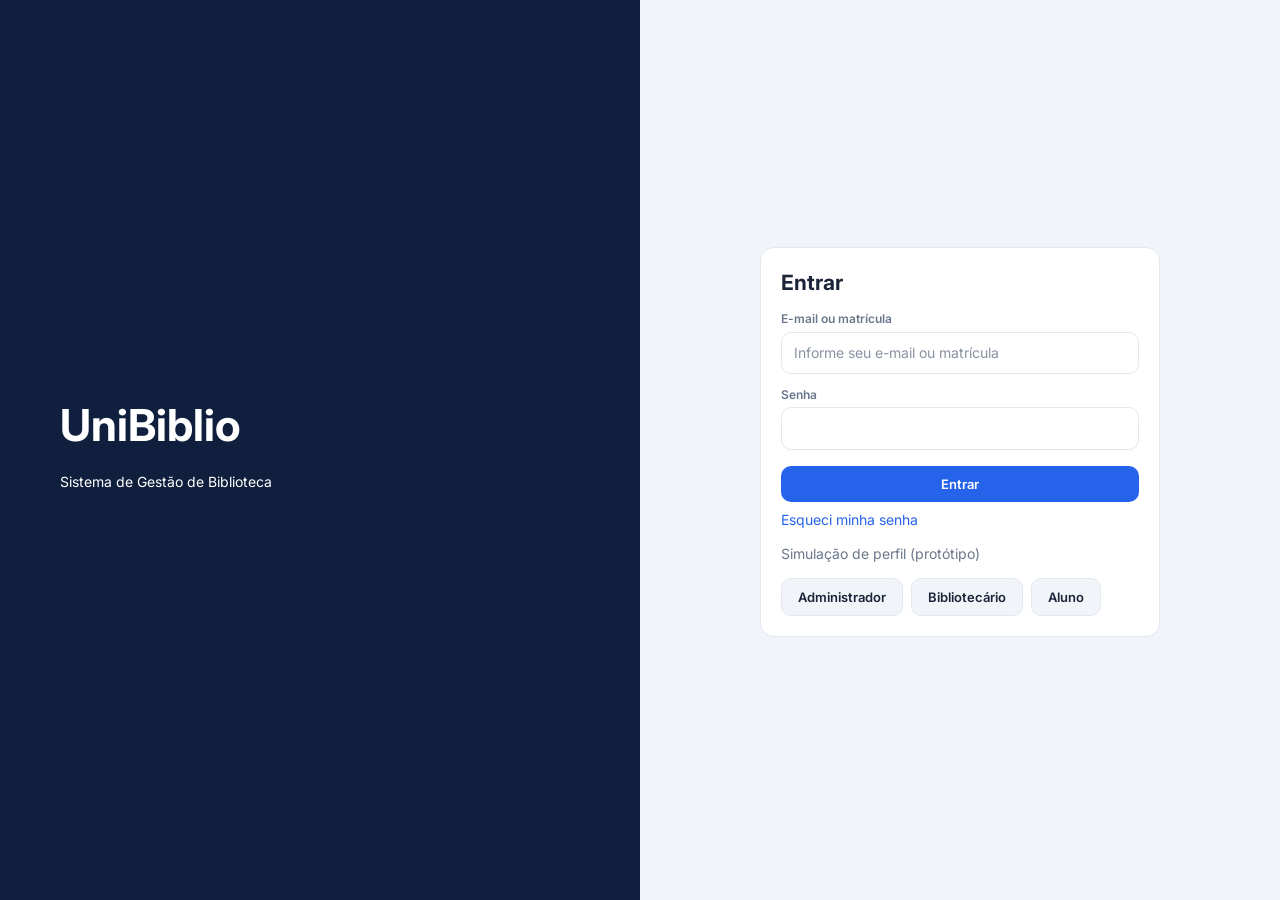
<file: unibiblio/bibliosys-limpo/index.html>
<!DOCTYPE html>
<html lang="pt-BR">
<head>
<meta charset="utf-8">
<title>Entrar - UniBiblio</title>
<meta name="viewport" content="width=device-width, initial-scale=1">
<link href="https://fonts.googleapis.com/css2?family=Inter:wght@400;500;600;700&display=swap" rel="stylesheet">
<link rel="stylesheet" href="style.css">
</head>
<body>
<div class="lg">
  <div class="hero"><h1>UniBiblio</h1><p>Sistema de Gestão de Biblioteca</p></div>
  <div class="lc">
    <div class="card">
      <h2>Entrar</h2>
      <label>E-mail ou matrícula</label>
      <input id="u" placeholder="Informe seu e-mail ou matrícula">
      <label>Senha</label>
      <input id="pw" type="password">
      <button class="btn go" onclick="entrar()">Entrar</button>
      <a href="esqueci-senha.html">Esqueci minha senha</a>
      <p class="mu">Simulação de perfil (protótipo)</p>
      <div class="qa">
        <a class="btn s" href="inicio.html">Administrador</a>
        <a class="btn s" href="inicio.html">Bibliotecário</a>
        <a class="btn s" href="minha-area.html">Aluno</a>
      </div>
    </div>
  </div>
</div>
<script src="script.js"></script>
</body>
</html>
</file>
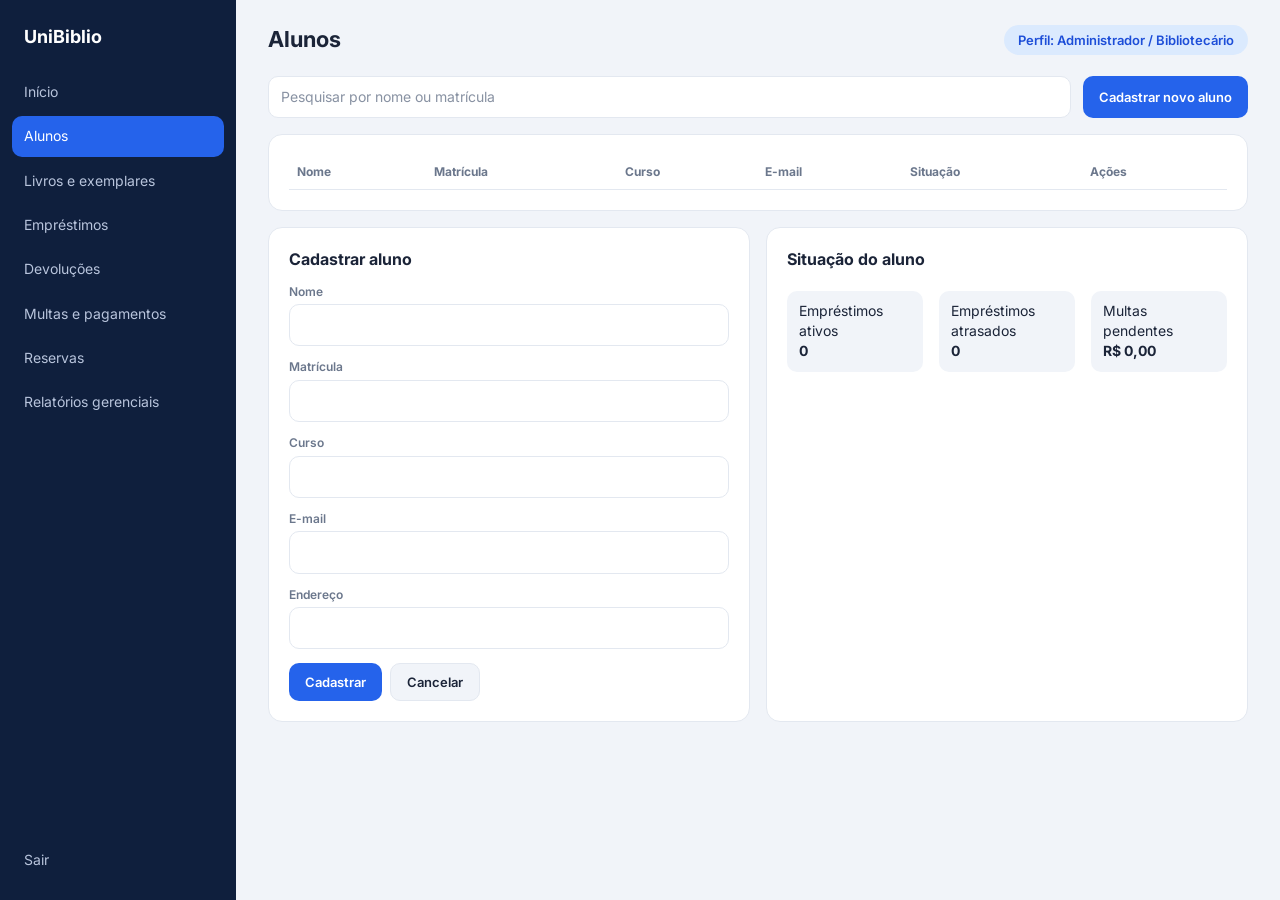
<file: unibiblio/bibliosys-limpo/alunos.html>
<!DOCTYPE html>
<html lang="pt-BR">
<head>
<meta charset="utf-8">
<title>Alunos - UniBiblio</title>
<meta name="viewport" content="width=device-width, initial-scale=1">
<link href="https://fonts.googleapis.com/css2?family=Inter:wght@400;500;600;700&display=swap" rel="stylesheet">
<link rel="stylesheet" href="style.css">
</head>
<body>
<div class="app">
  <nav class="side">
    <div class="brand">UniBiblio</div>
    <a href="inicio.html">Início</a>
    <a href="alunos.html" class="on">Alunos</a>
    <a href="livros.html">Livros e exemplares</a>
    <a href="emprestimos.html">Empréstimos</a>
    <a href="devolucoes.html">Devoluções</a>
    <a href="multas.html">Multas e pagamentos</a>
    <a href="reservas.html">Reservas</a>
    <a href="relatorios.html">Relatórios gerenciais</a>
    <a class="out" href="index.html">Sair</a>
  </nav>
  <main class="main">
    <div class="top"><h1>Alunos</h1><span class="role">Perfil: Administrador / Bibliotecário</span></div>
    <div class="bar">
      <input placeholder="Pesquisar por nome ou matrícula" oninput="filtrar(this,'ta')">
      <button class="btn" onclick="aviso('Preencha o formulário abaixo')">Cadastrar novo aluno</button>
    </div>
    <div class="card">
  <div class="tw"><table id="ta">
    <thead><tr><th>Nome</th><th>Matrícula</th><th>Curso</th><th>E-mail</th><th>Situação</th><th>Ações</th></tr></thead>
    <tbody>
      <!-- registros inseridos a partir do banco de dados -->
    </tbody>
  </table></div>
    </div>
    <div class="g2">
      <div class="card">
        <h3>Cadastrar aluno</h3>
        <label>Nome</label><input id="fn">
        <label>Matrícula</label><input id="fm">
        <label>Curso</label><input id="fc">
        <label>E-mail</label><input id="fe">
        <label>Endereço</label><input id="fa">
        <div class="qa" style="margin-top:14px">
          <button class="btn" onclick="aviso('Aluno salvo')">Cadastrar</button>
          <button class="btn s" onclick="aviso('Cancelado')">Cancelar</button>
        </div>
      </div>
      <div class="card">
        <h3>Situação do aluno</h3>
        <div class="g3">
          <div class="mini">Empréstimos ativos<br><b>0</b></div>
          <div class="mini">Empréstimos atrasados<br><b>0</b></div>
          <div class="mini">Multas pendentes<br><b>R$ 0,00</b></div>
        </div>
      </div>
    </div>
  </main>
</div>
<script src="script.js"></script>
</body>
</html>
</file>
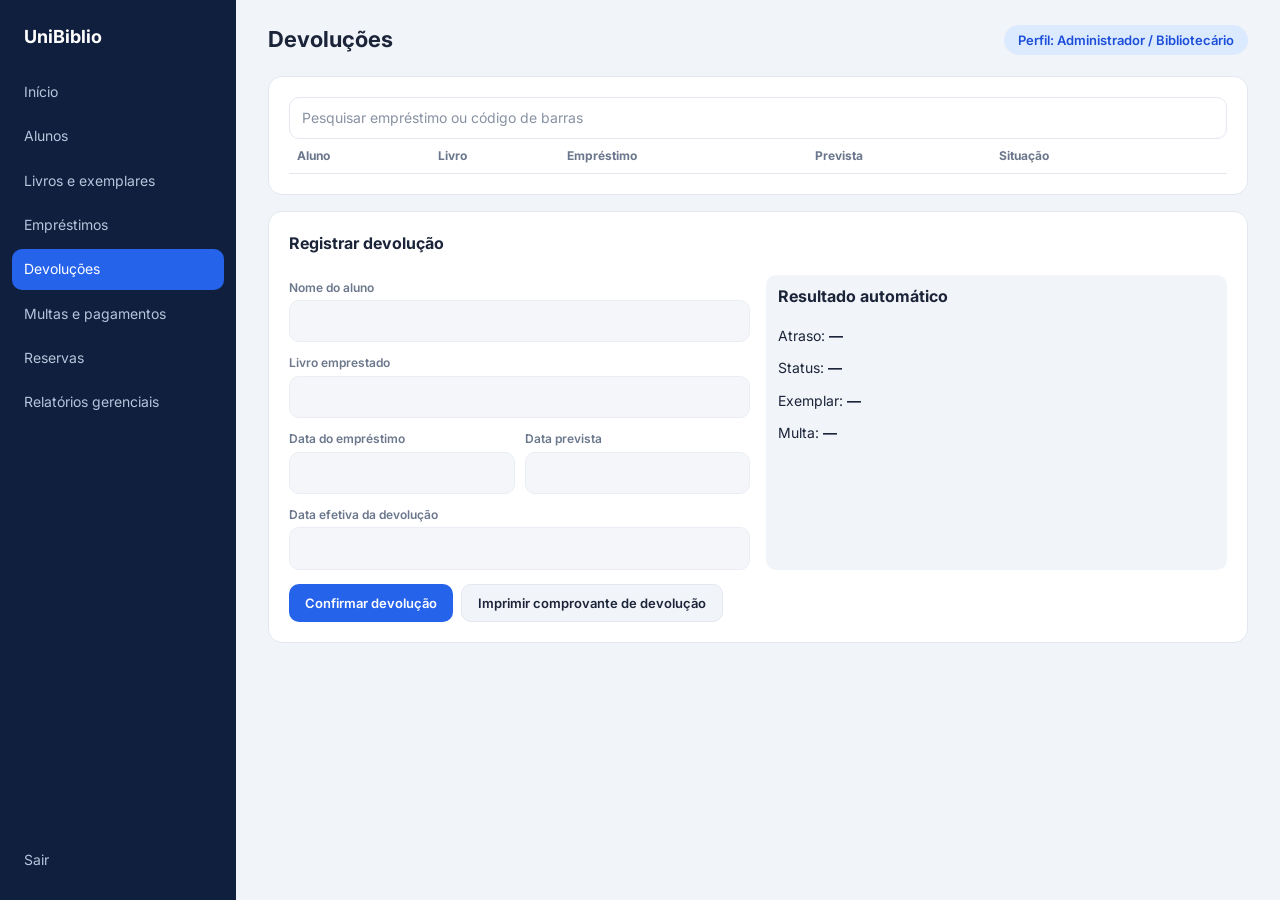
<file: unibiblio/bibliosys-limpo/devolucoes.html>
<!DOCTYPE html>
<html lang="pt-BR">
<head>
<meta charset="utf-8">
<title>Devoluções - UniBiblio</title>
<meta name="viewport" content="width=device-width, initial-scale=1">
<link href="https://fonts.googleapis.com/css2?family=Inter:wght@400;500;600;700&display=swap" rel="stylesheet">
<link rel="stylesheet" href="style.css">
</head>
<body>
<div class="app">
  <nav class="side">
    <div class="brand">UniBiblio</div>
    <a href="inicio.html">Início</a>
    <a href="alunos.html">Alunos</a>
    <a href="livros.html">Livros e exemplares</a>
    <a href="emprestimos.html">Empréstimos</a>
    <a href="devolucoes.html" class="on">Devoluções</a>
    <a href="multas.html">Multas e pagamentos</a>
    <a href="reservas.html">Reservas</a>
    <a href="relatorios.html">Relatórios gerenciais</a>
    <a class="out" href="index.html">Sair</a>
  </nav>
  <main class="main">
    <div class="top"><h1>Devoluções</h1><span class="role">Perfil: Administrador / Bibliotecário</span></div>
    <div class="card">
      <input placeholder="Pesquisar empréstimo ou código de barras" oninput="filtrar(this,'td')">
  <div class="tw"><table id="td">
    <thead><tr><th>Aluno</th><th>Livro</th><th>Empréstimo</th><th>Prevista</th><th>Situação</th><th></th></tr></thead>
    <tbody>
      <!-- registros inseridos a partir do banco de dados -->
    </tbody>
  </table></div>
    </div>
    <div class="card">
      <h3>Registrar devolução</h3>
      <div class="g2">
        <div>
          <label>Nome do aluno</label><input disabled id="dv-aluno">
          <label>Livro emprestado</label><input disabled id="dv-livro">
          <div class="row">
            <div><label>Data do empréstimo</label><input disabled id="dv-emp"></div>
            <div><label>Data prevista</label><input disabled id="dv-prev"></div>
          </div>
          <label>Data efetiva da devolução</label><input disabled id="dv-efet">
        </div>
        <div class="mini">
          <h3>Resultado automático</h3>
          <div class="vr">Atraso: <b>—</b></div>
          <div class="vr">Status: <b>—</b></div>
          <div class="vr">Exemplar: <b>—</b></div>
          <div class="vr">Multa: <b>—</b></div>
        </div>
      </div>
      <div class="qa" style="margin-top:14px">
        <button class="btn" onclick="aviso('Devolução registrada.')">Confirmar devolução</button>
        <button class="btn s" onclick="aviso('Comprovante de devolução gerado')">Imprimir comprovante de devolução</button>
      </div>
    </div>
  </main>
</div>
<script src="script.js"></script>
</body>
</html>
</file>
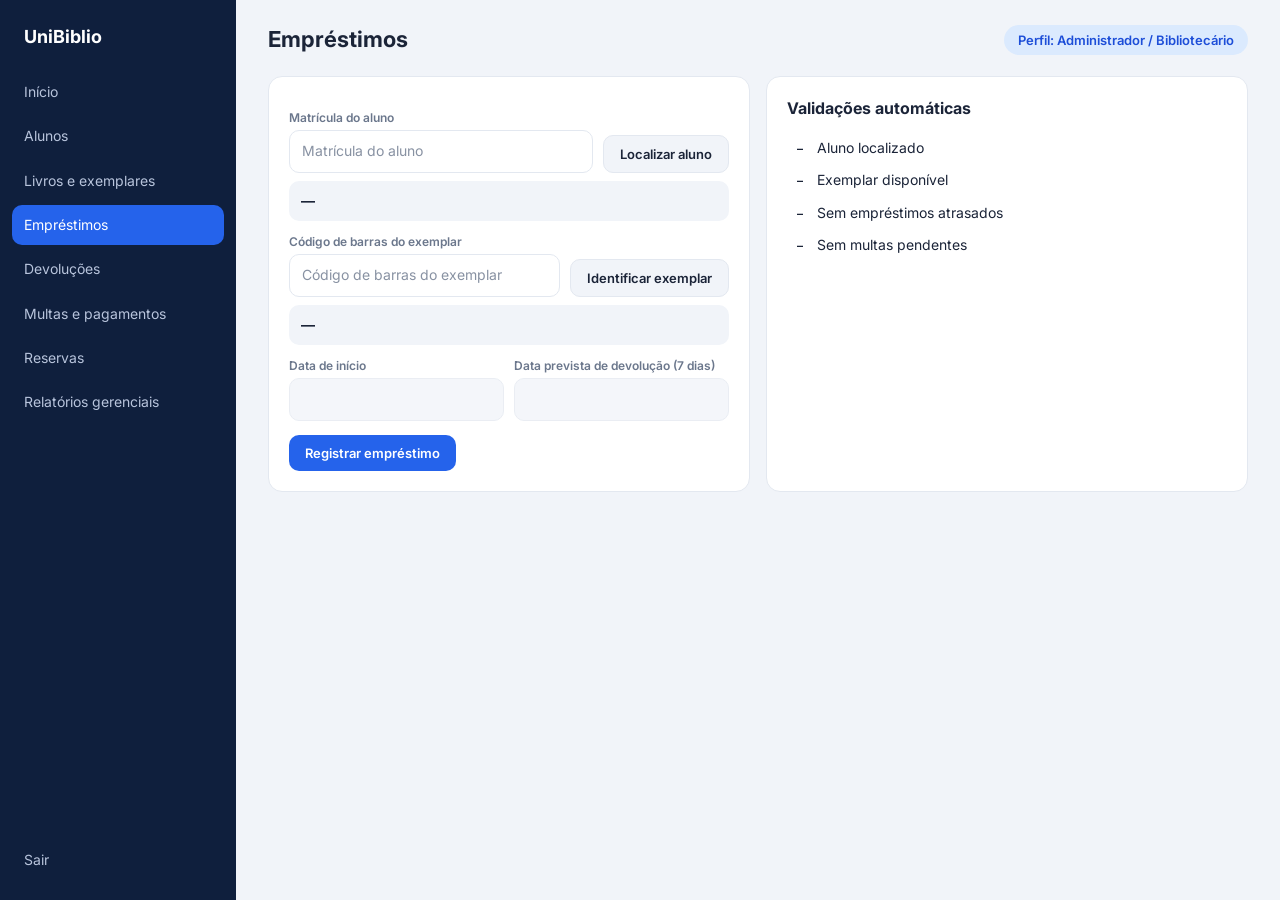
<file: unibiblio/bibliosys-limpo/emprestimos.html>
<!DOCTYPE html>
<html lang="pt-BR">
<head>
<meta charset="utf-8">
<title>Empréstimos - UniBiblio</title>
<meta name="viewport" content="width=device-width, initial-scale=1">
<link href="https://fonts.googleapis.com/css2?family=Inter:wght@400;500;600;700&display=swap" rel="stylesheet">
<link rel="stylesheet" href="style.css">
</head>
<body>
<div class="app">
  <nav class="side">
    <div class="brand">UniBiblio</div>
    <a href="inicio.html">Início</a>
    <a href="alunos.html">Alunos</a>
    <a href="livros.html">Livros e exemplares</a>
    <a href="emprestimos.html" class="on">Empréstimos</a>
    <a href="devolucoes.html">Devoluções</a>
    <a href="multas.html">Multas e pagamentos</a>
    <a href="reservas.html">Reservas</a>
    <a href="relatorios.html">Relatórios gerenciais</a>
    <a class="out" href="index.html">Sair</a>
  </nav>
  <main class="main">
    <div class="top"><h1>Empréstimos</h1><span class="role">Perfil: Administrador / Bibliotecário</span></div>
    <div class="g2">
      <div class="card">
        <label>Matrícula do aluno</label>
        <div class="row"><input id="lm" placeholder="Matrícula do aluno"><button class="btn s" onclick="aviso('Aluno localizado')">Localizar aluno</button></div>
        <div class="mini" id="info-aluno"><b>—</b></div>
        <label>Código de barras do exemplar</label>
        <div class="row"><input id="lc" placeholder="Código de barras do exemplar"><button class="btn s" onclick="aviso('Exemplar identificado')">Identificar exemplar</button></div>
        <div class="mini" id="info-exemplar"><b>—</b></div>
        <div class="row">
          <div><label>Data de início</label><input disabled id="dt-inicio"></div>
          <div><label>Data prevista de devolução (7 dias)</label><input disabled id="dt-prevista"></div>
        </div>
        <button class="btn" style="margin-top:14px" onclick="aviso('Empréstimo registrado. Exemplar agora: Emprestado')">Registrar empréstimo</button>
              </div>
      <div class="card">
        <h3>Validações automáticas</h3>
        <div class="vr"><span class="b">–</span> Aluno localizado</div><div class="vr"><span class="b">–</span> Exemplar disponível</div><div class="vr"><span class="b">–</span> Sem empréstimos atrasados</div><div class="vr"><span class="b">–</span> Sem multas pendentes</div>
      </div>
    </div>
  </main>
</div>
<script src="script.js"></script>
</body>
</html>
</file>
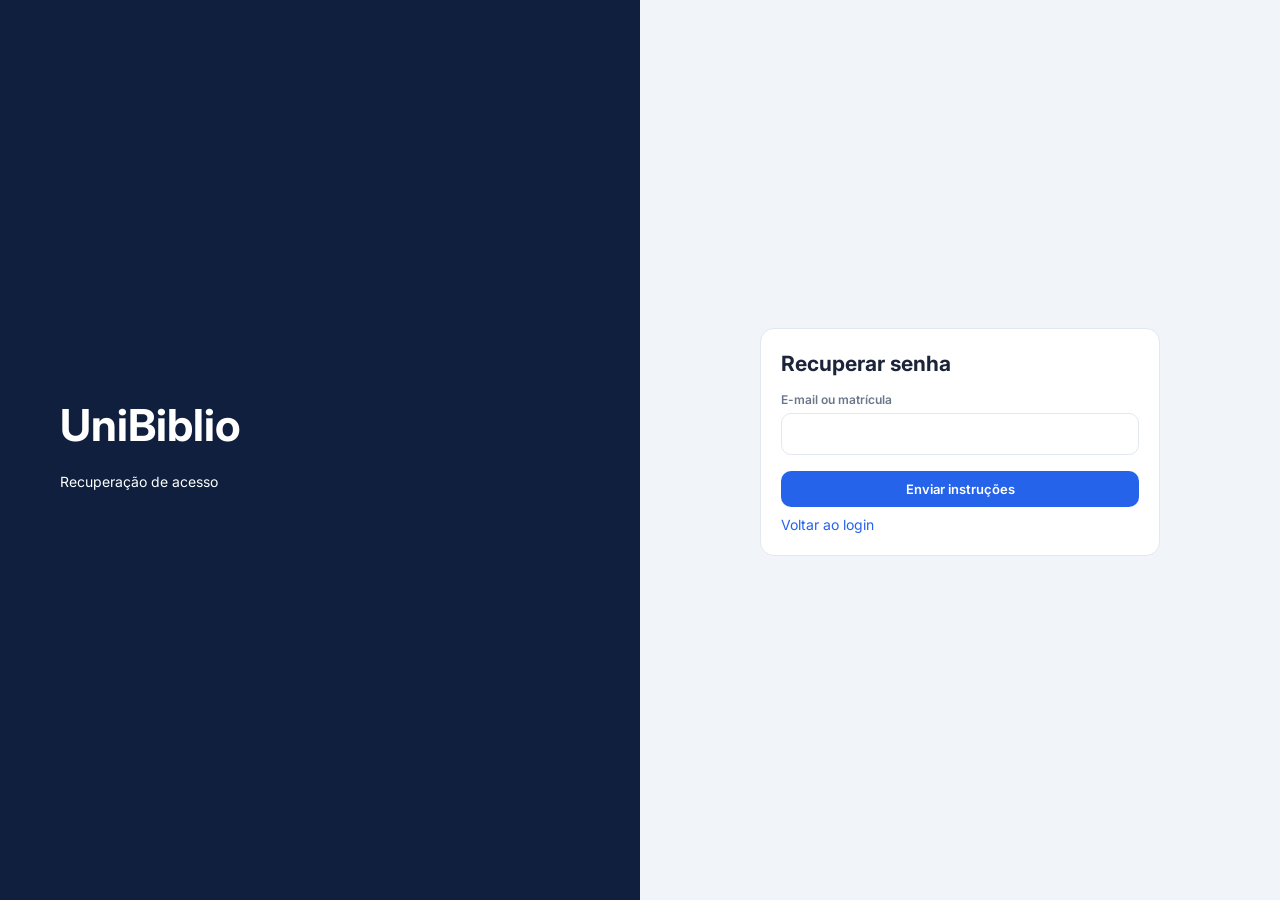
<file: unibiblio/bibliosys-limpo/esqueci-senha.html>
<!DOCTYPE html>
<html lang="pt-BR">
<head>
<meta charset="utf-8">
<title>Recuperar senha - UniBiblio</title>
<meta name="viewport" content="width=device-width, initial-scale=1">
<link href="https://fonts.googleapis.com/css2?family=Inter:wght@400;500;600;700&display=swap" rel="stylesheet">
<link rel="stylesheet" href="style.css">
</head>
<body>
<div class="lg">
  <div class="hero"><h1>UniBiblio</h1><p>Recuperação de acesso</p></div>
  <div class="lc">
    <div class="card">
      <h2>Recuperar senha</h2>
      <label>E-mail ou matrícula</label>
      <input id="fu">
      <button class="btn go" onclick="aviso('Instruções enviadas para o e-mail cadastrado')">Enviar instruções</button>
      <a href="index.html">Voltar ao login</a>
    </div>
  </div>
</div>
<script src="script.js"></script>
</body>
</html>
</file>
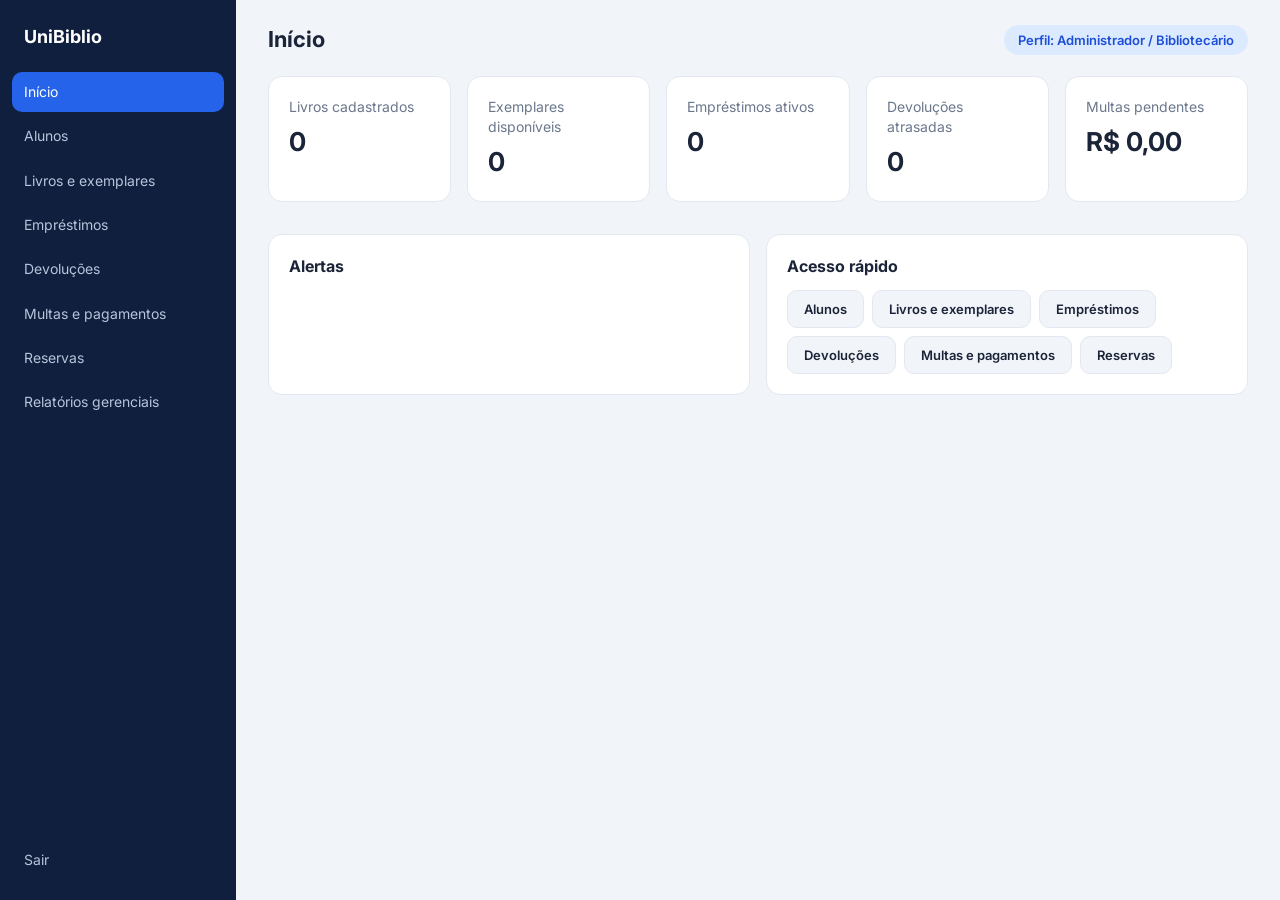
<file: unibiblio/bibliosys-limpo/inicio.html>
<!DOCTYPE html>
<html lang="pt-BR">
<head>
<meta charset="utf-8">
<title>Início - UniBiblio</title>
<meta name="viewport" content="width=device-width, initial-scale=1">
<link href="https://fonts.googleapis.com/css2?family=Inter:wght@400;500;600;700&display=swap" rel="stylesheet">
<link rel="stylesheet" href="style.css">
</head>
<body>
<div class="app">
  <nav class="side">
    <div class="brand">UniBiblio</div>
    <a href="inicio.html" class="on">Início</a>
    <a href="alunos.html">Alunos</a>
    <a href="livros.html">Livros e exemplares</a>
    <a href="emprestimos.html">Empréstimos</a>
    <a href="devolucoes.html">Devoluções</a>
    <a href="multas.html">Multas e pagamentos</a>
    <a href="reservas.html">Reservas</a>
    <a href="relatorios.html">Relatórios gerenciais</a>
    <a class="out" href="index.html">Sair</a>
  </nav>
  <main class="main">
    <div class="top"><h1>Início</h1><span class="role">Perfil: Administrador / Bibliotecário</span></div>
    <div class="g5">
      <a class="card kpi" href="livros.html"><span>Livros cadastrados</span><b>0</b></a>
      <a class="card kpi" href="livros.html"><span>Exemplares disponíveis</span><b>0</b></a>
      <a class="card kpi" href="emprestimos.html"><span>Empréstimos ativos</span><b>0</b></a>
      <a class="card kpi" href="devolucoes.html"><span>Devoluções atrasadas</span><b>0</b></a>
      <a class="card kpi" href="multas.html"><span>Multas pendentes</span><b>R$ 0,00</b></a>
    </div>
    <div class="g2">
      <div class="card">
        <h3>Alertas</h3>
        <!-- alertas inseridos a partir do banco de dados -->
      </div>
      <div class="card">
        <h3>Acesso rápido</h3>
        <div class="qa">
          <a class="btn s" href="alunos.html">Alunos</a>
          <a class="btn s" href="livros.html">Livros e exemplares</a>
          <a class="btn s" href="emprestimos.html">Empréstimos</a>
          <a class="btn s" href="devolucoes.html">Devoluções</a>
          <a class="btn s" href="multas.html">Multas e pagamentos</a>
          <a class="btn s" href="reservas.html">Reservas</a>
        </div>
      </div>
    </div>
  </main>
</div>
<script src="script.js"></script>
</body>
</html>
</file>
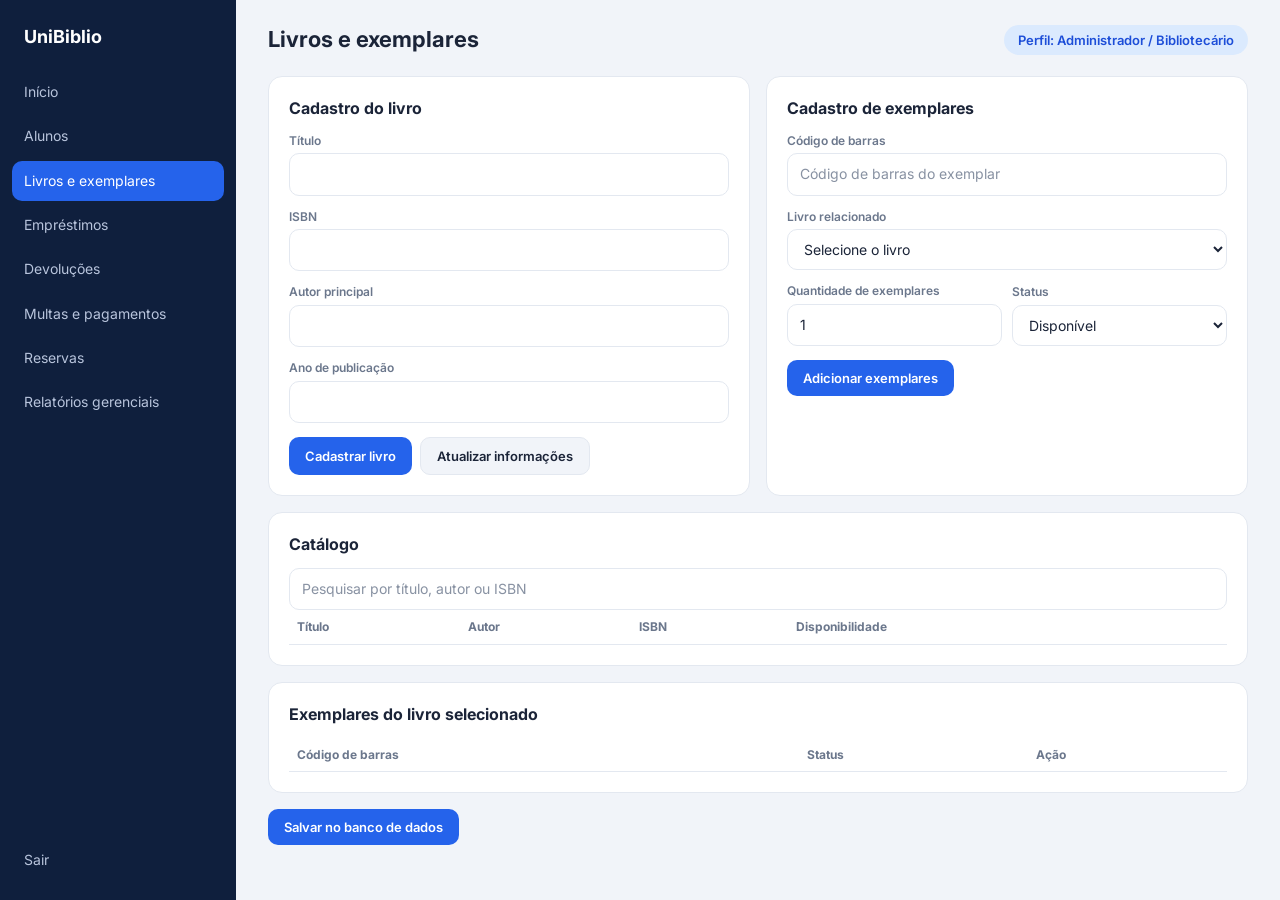
<file: unibiblio/bibliosys-limpo/livros.html>
<!DOCTYPE html>
<html lang="pt-BR">
<head>
<meta charset="utf-8">
<title>Livros e exemplares - UniBiblio</title>
<meta name="viewport" content="width=device-width, initial-scale=1">
<link href="https://fonts.googleapis.com/css2?family=Inter:wght@400;500;600;700&display=swap" rel="stylesheet">
<link rel="stylesheet" href="style.css">
</head>
<body>
<div class="app">
  <nav class="side">
    <div class="brand">UniBiblio</div>
    <a href="inicio.html">Início</a>
    <a href="alunos.html">Alunos</a>
    <a href="livros.html" class="on">Livros e exemplares</a>
    <a href="emprestimos.html">Empréstimos</a>
    <a href="devolucoes.html">Devoluções</a>
    <a href="multas.html">Multas e pagamentos</a>
    <a href="reservas.html">Reservas</a>
    <a href="relatorios.html">Relatórios gerenciais</a>
    <a class="out" href="index.html">Sair</a>
  </nav>
  <main class="main">
    <div class="top"><h1>Livros e exemplares</h1><span class="role">Perfil: Administrador / Bibliotecário</span></div>
    <div class="g2">
      <div class="card">
        <h3>Cadastro do livro</h3>
        <label>Título</label><input id="bt">
        <label>ISBN</label><input id="bi">
        <label>Autor principal</label><input id="ba">
        <label>Ano de publicação</label><input id="by" type="number">
        <div class="qa" style="margin-top:14px">
          <button class="btn" onclick="aviso('Livro cadastrado')">Cadastrar livro</button>
          <button class="btn s" onclick="aviso('Informações atualizadas')">Atualizar informações</button>
        </div>
      </div>
      <div class="card">
        <h3>Cadastro de exemplares</h3>
        <label>Código de barras</label><input id="xc" placeholder="Código de barras do exemplar">
        <label>Livro relacionado</label><select id="xb"><option value="">Selecione o livro</option><!-- opções carregadas do banco de dados --></select>
        <div class="row">
          <div><label>Quantidade de exemplares</label><input id="xq" type="number" value="1" min="1"></div>
          <div><label>Status</label><select id="xs"><option>Disponível</option><option>Emprestado</option><option>Danificado</option><option>Perdido</option></select></div>
        </div>
        <button class="btn" style="margin-top:14px" onclick="aviso('Exemplar(es) adicionado(s)')">Adicionar exemplares</button>
      </div>
    </div>
    <div class="card">
      <h3>Catálogo</h3>
      <input placeholder="Pesquisar por título, autor ou ISBN" oninput="filtrar(this,'tl')">
  <div class="tw"><table id="tl">
    <thead><tr><th>Título</th><th>Autor</th><th>ISBN</th><th>Disponibilidade</th><th></th></tr></thead>
    <tbody>
      <!-- registros inseridos a partir do banco de dados -->
    </tbody>
  </table></div>
    </div>
    <div class="card">
      <h3>Exemplares do livro selecionado</h3>
  <div class="tw"><table id="tx">
    <thead><tr><th>Código de barras</th><th>Status</th><th>Ação</th></tr></thead>
    <tbody>
      <!-- registros inseridos a partir do banco de dados -->
    </tbody>
  </table></div>
    </div>
    <button class="btn" onclick="aviso('Cadastro salvo no banco de dados')">Salvar no banco de dados</button>
  </main>
</div>
<script src="script.js"></script>
</body>
</html>
</file>
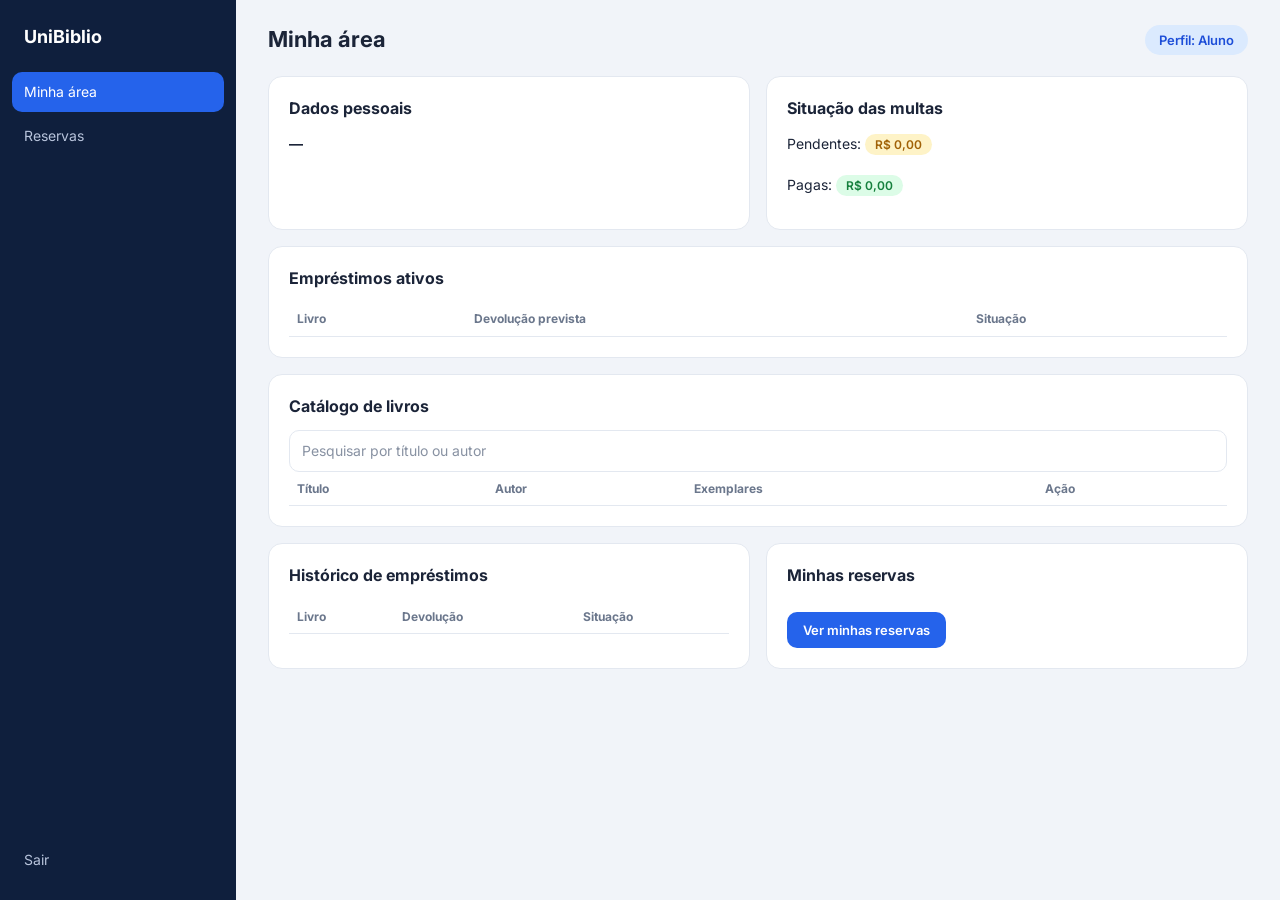
<file: unibiblio/bibliosys-limpo/minha-area.html>
<!DOCTYPE html>
<html lang="pt-BR">
<head>
<meta charset="utf-8">
<title>Minha área - UniBiblio</title>
<meta name="viewport" content="width=device-width, initial-scale=1">
<link href="https://fonts.googleapis.com/css2?family=Inter:wght@400;500;600;700&display=swap" rel="stylesheet">
<link rel="stylesheet" href="style.css">
</head>
<body>
<div class="app">
  <nav class="side">
    <div class="brand">UniBiblio</div>
    <a href="minha-area.html" class="on">Minha área</a>
    <a href="reservas-aluno.html">Reservas</a>
    <a class="out" href="index.html">Sair</a>
  </nav>
  <main class="main">
    <div class="top"><h1>Minha área</h1><span class="role">Perfil: Aluno</span></div>
    <div class="g2">
      <div class="card">
        <h3>Dados pessoais</h3>
        <p id="dados-aluno"><b>—</b></p>
      </div>
      <div class="card">
        <h3>Situação das multas</h3>
        <p>Pendentes: <span class="b y">R$ 0,00</span><br><br>Pagas: <span class="b g">R$ 0,00</span></p>
      </div>
    </div>
    <div class="card">
      <h3>Empréstimos ativos</h3>
  <div class="tw"><table id="ta1">
    <thead><tr><th>Livro</th><th>Devolução prevista</th><th>Situação</th></tr></thead>
    <tbody>
      <!-- registros inseridos a partir do banco de dados -->
    </tbody>
  </table></div>
    </div>
    <div class="card">
      <h3>Catálogo de livros</h3>
      <input placeholder="Pesquisar por título ou autor" oninput="filtrar(this,'tc')">
  <div class="tw"><table id="tc">
    <thead><tr><th>Título</th><th>Autor</th><th>Exemplares</th><th>Ação</th></tr></thead>
    <tbody>
      <!-- registros inseridos a partir do banco de dados -->
    </tbody>
  </table></div>
    </div>
    <div class="g2">
      <div class="card">
        <h3>Histórico de empréstimos</h3>
    <div class="tw"><table id="hh">
    <thead><tr><th>Livro</th><th>Devolução</th><th>Situação</th></tr></thead>
    <tbody>
      <!-- registros inseridos a partir do banco de dados -->
    </tbody>
  </table></div>
      </div>
      <div class="card">
        <h3>Minhas reservas</h3>
        <!-- reservas inseridas a partir do banco de dados -->
        <a class="btn" style="margin-top:12px" href="reservas-aluno.html">Ver minhas reservas</a>
      </div>
    </div>
  </main>
</div>
<script src="script.js"></script>
</body>
</html>
</file>
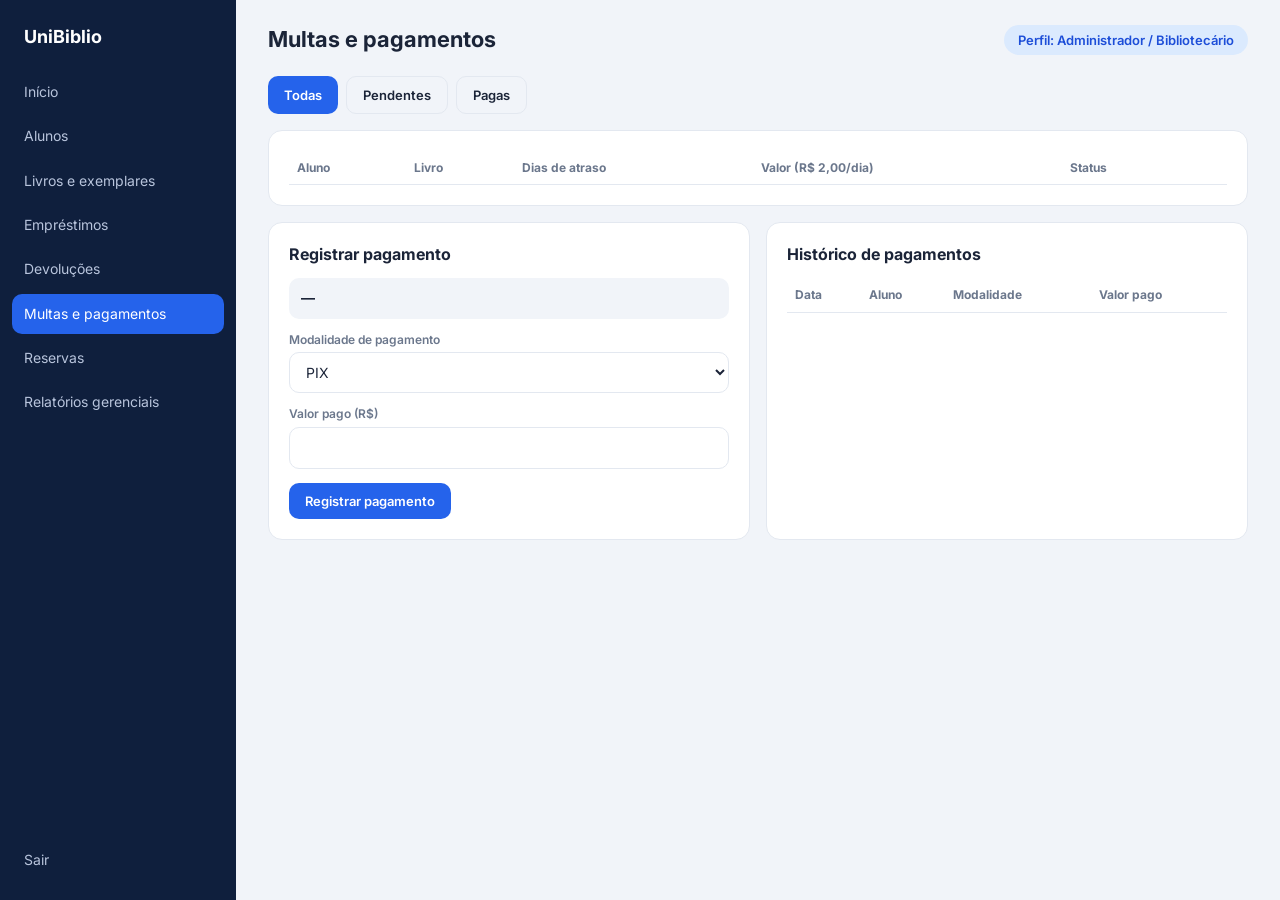
<file: unibiblio/bibliosys-limpo/multas.html>
<!DOCTYPE html>
<html lang="pt-BR">
<head>
<meta charset="utf-8">
<title>Multas e pagamentos - UniBiblio</title>
<meta name="viewport" content="width=device-width, initial-scale=1">
<link href="https://fonts.googleapis.com/css2?family=Inter:wght@400;500;600;700&display=swap" rel="stylesheet">
<link rel="stylesheet" href="style.css">
</head>
<body>
<div class="app">
  <nav class="side">
    <div class="brand">UniBiblio</div>
    <a href="inicio.html">Início</a>
    <a href="alunos.html">Alunos</a>
    <a href="livros.html">Livros e exemplares</a>
    <a href="emprestimos.html">Empréstimos</a>
    <a href="devolucoes.html">Devoluções</a>
    <a href="multas.html" class="on">Multas e pagamentos</a>
    <a href="reservas.html">Reservas</a>
    <a href="relatorios.html">Relatórios gerenciais</a>
    <a class="out" href="index.html">Sair</a>
  </nav>
  <main class="main">
    <div class="top"><h1>Multas e pagamentos</h1><span class="role">Perfil: Administrador / Bibliotecário</span></div>
    <div class="qa" id="filtros" style="margin-bottom:16px">
      <button class="btn" data-f="Todas" onclick="filtrarMultas('Todas')">Todas</button>
      <button class="btn s" data-f="Pendente" onclick="filtrarMultas('Pendente')">Pendentes</button>
      <button class="btn s" data-f="Paga" onclick="filtrarMultas('Paga')">Pagas</button>
    </div>
    <div class="card">
  <div class="tw"><table id="tm">
    <thead><tr><th>Aluno</th><th>Livro</th><th>Dias de atraso</th><th>Valor (R$ 2,00/dia)</th><th>Status</th><th></th></tr></thead>
    <tbody>
      <!-- registros inseridos a partir do banco de dados -->
    </tbody>
  </table></div>
    </div>
    <div class="g2">
      <div class="card">
        <h3>Registrar pagamento</h3>
        <div class="mini" id="info-multa"><b>—</b></div>
        <label>Modalidade de pagamento</label>
        <select id="pm"><option>PIX</option><option>Dinheiro</option></select>
        <label>Valor pago (R$)</label>
        <input id="pv" type="number" step="0.01" min="0">
        <button class="btn" style="margin-top:14px" onclick="aviso('Pagamento registrado. Multa: Paga')">Registrar pagamento</button>
      </div>
      <div class="card">
        <h3>Histórico de pagamentos</h3>
    <div class="tw"><table id="th">
    <thead><tr><th>Data</th><th>Aluno</th><th>Modalidade</th><th>Valor pago</th></tr></thead>
    <tbody>
      <!-- registros inseridos a partir do banco de dados -->
    </tbody>
  </table></div>
      </div>
    </div>
  </main>
</div>
<script src="script.js"></script>
</body>
</html>
</file>
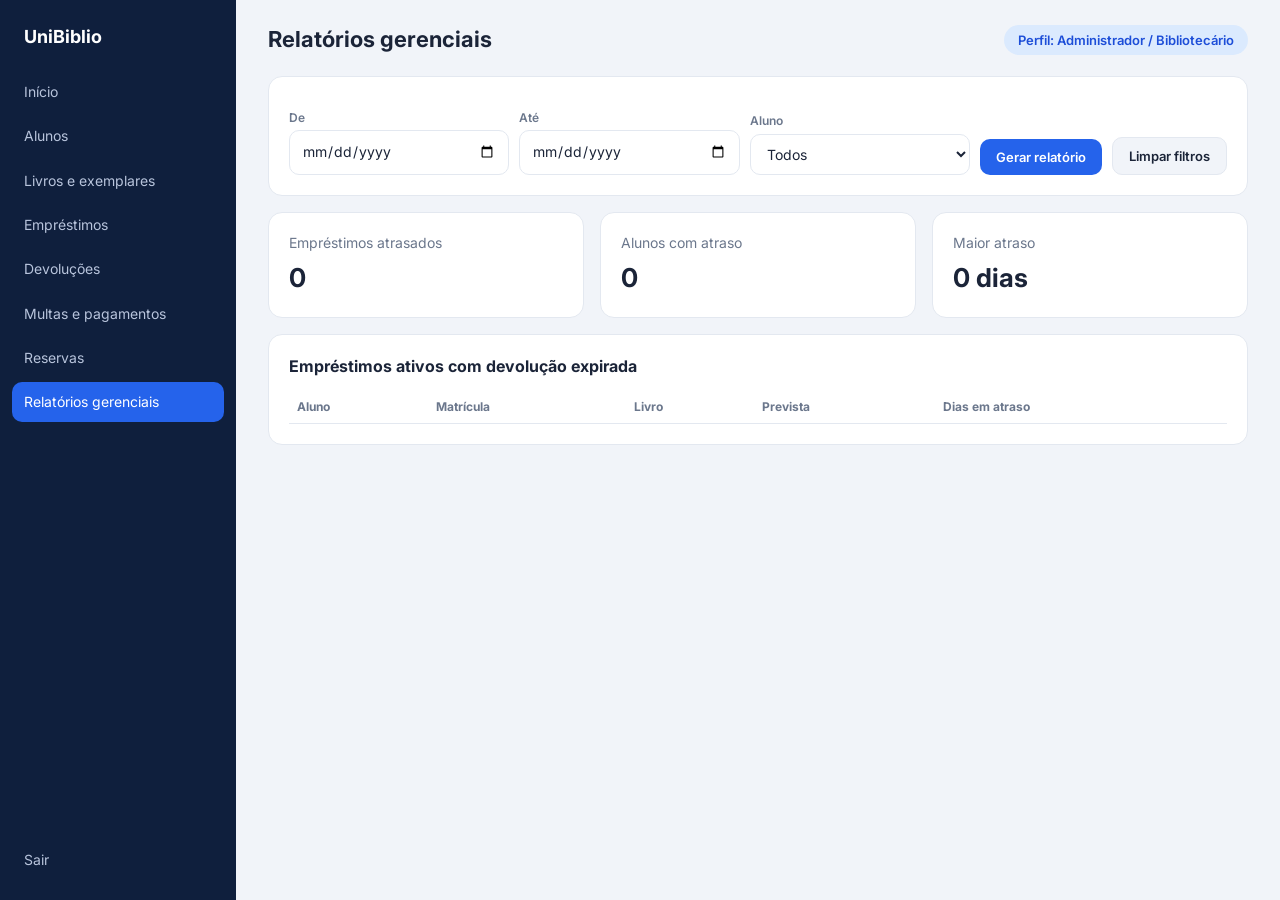
<file: unibiblio/bibliosys-limpo/relatorios.html>
<!DOCTYPE html>
<html lang="pt-BR">
<head>
<meta charset="utf-8">
<title>Relatórios gerenciais - UniBiblio</title>
<meta name="viewport" content="width=device-width, initial-scale=1">
<link href="https://fonts.googleapis.com/css2?family=Inter:wght@400;500;600;700&display=swap" rel="stylesheet">
<link rel="stylesheet" href="style.css">
</head>
<body>
<div class="app">
  <nav class="side">
    <div class="brand">UniBiblio</div>
    <a href="inicio.html">Início</a>
    <a href="alunos.html">Alunos</a>
    <a href="livros.html">Livros e exemplares</a>
    <a href="emprestimos.html">Empréstimos</a>
    <a href="devolucoes.html">Devoluções</a>
    <a href="multas.html">Multas e pagamentos</a>
    <a href="reservas.html">Reservas</a>
    <a href="relatorios.html" class="on">Relatórios gerenciais</a>
    <a class="out" href="index.html">Sair</a>
  </nav>
  <main class="main">
    <div class="top"><h1>Relatórios gerenciais</h1><span class="role">Perfil: Administrador / Bibliotecário</span></div>
    <div class="card">
      <div class="row">
        <div><label>De</label><input id="rd" type="date"></div>
        <div><label>Até</label><input id="re" type="date"></div>
        <div><label>Aluno</label>
          <select id="ra"><option value="">Todos</option><!-- alunos carregados do banco de dados --></select>
        </div>
        <button class="btn" onclick="aviso('Relatório gerado')">Gerar relatório</button>
        <button class="btn s" onclick="aviso('Filtros limpos')">Limpar filtros</button>
      </div>
    </div>
    <div class="g3">
      <div class="card kpi"><span>Empréstimos atrasados</span><b>0</b></div>
      <div class="card kpi"><span>Alunos com atraso</span><b>0</b></div>
      <div class="card kpi"><span>Maior atraso</span><b>0 dias</b></div>
    </div>
    <div class="card">
      <h3>Empréstimos ativos com devolução expirada</h3>
  <div class="tw"><table id="tr1">
    <thead><tr><th>Aluno</th><th>Matrícula</th><th>Livro</th><th>Prevista</th><th>Dias em atraso</th></tr></thead>
    <tbody>
      <!-- registros inseridos a partir do banco de dados -->
    </tbody>
  </table></div>
    </div>
  </main>
</div>
<script src="script.js"></script>
</body>
</html>
</file>
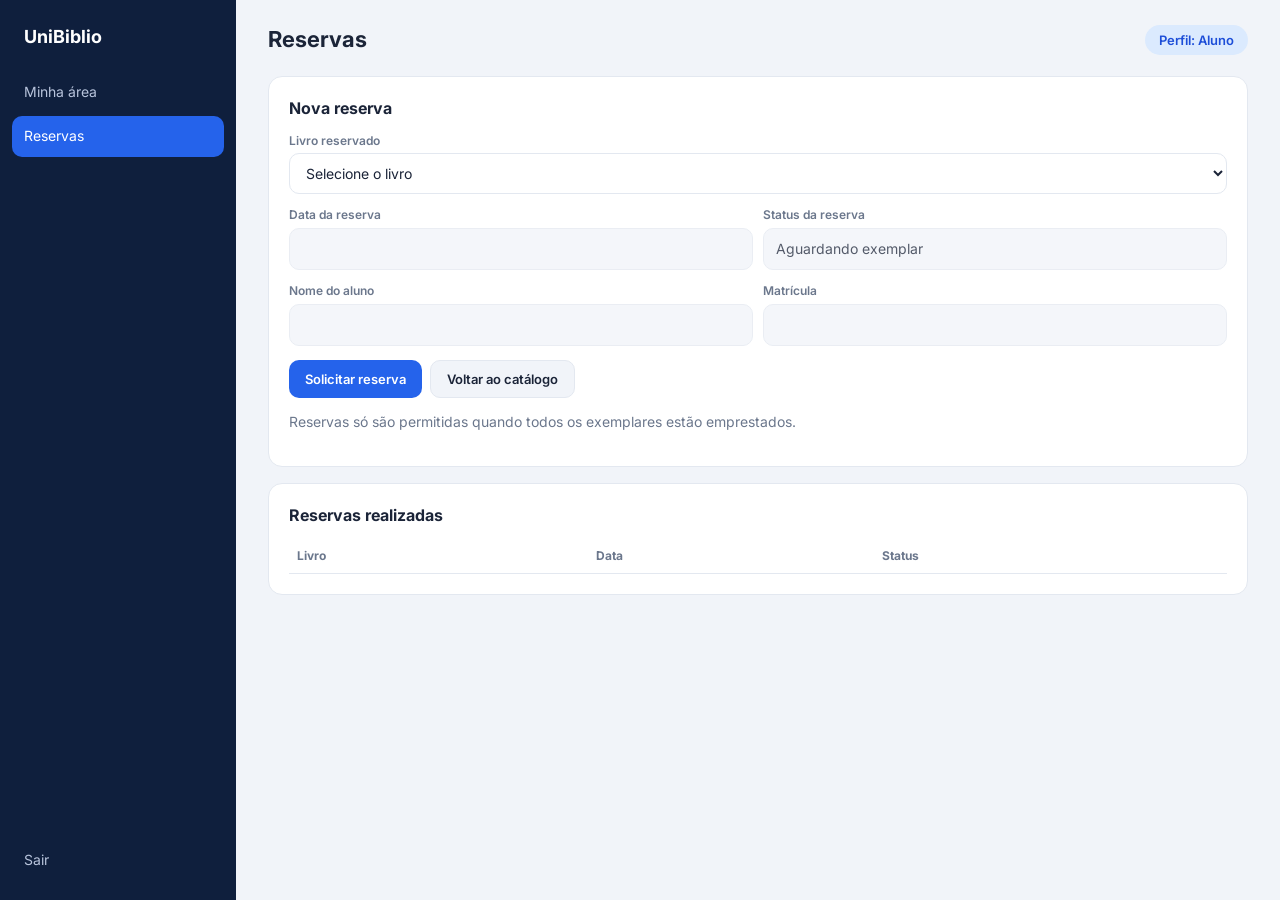
<file: unibiblio/bibliosys-limpo/reservas-aluno.html>
<!DOCTYPE html>
<html lang="pt-BR">
<head>
<meta charset="utf-8">
<title>Reservas - UniBiblio</title>
<meta name="viewport" content="width=device-width, initial-scale=1">
<link href="https://fonts.googleapis.com/css2?family=Inter:wght@400;500;600;700&display=swap" rel="stylesheet">
<link rel="stylesheet" href="style.css">
</head>
<body>
<div class="app">
  <nav class="side">
    <div class="brand">UniBiblio</div>
    <a href="minha-area.html">Minha área</a>
    <a href="reservas-aluno.html" class="on">Reservas</a>
    <a class="out" href="index.html">Sair</a>
  </nav>
  <main class="main">
    <div class="top"><h1>Reservas</h1><span class="role">Perfil: Aluno</span></div>
    <div class="card">
      <h3>Nova reserva</h3>
      <label>Livro reservado</label>
      <select id="rb"><option value="">Selecione o livro</option><!-- livros carregados do banco de dados --></select>
      <div class="row">
        <div><label>Data da reserva</label><input disabled id="rs-data"></div>
        <div><label>Status da reserva</label><input disabled value="Aguardando exemplar"></div>
      </div>
      <div class="row">
        <div><label>Nome do aluno</label><input disabled id="rs-aluno"></div>
        <div><label>Matrícula</label><input disabled id="rs-matricula"></div>
      </div>
      <div class="qa" style="margin-top:14px">
        <button class="btn" onclick="aviso('Reserva solicitada')">Solicitar reserva</button>
        <a class="btn s" href="minha-area.html">Voltar ao catálogo</a>
      </div>
      <p class="mu">Reservas só são permitidas quando todos os exemplares estão emprestados.</p>
    </div>
    <div class="card">
      <h3>Reservas realizadas</h3>
  <div class="tw"><table id="rr">
    <thead><tr><th>Livro</th><th>Data</th><th>Status</th></tr></thead>
    <tbody>
      <!-- registros inseridos a partir do banco de dados -->
    </tbody>
  </table></div>
    </div>
  </main>
</div>
<script src="script.js"></script>
</body>
</html>
</file>
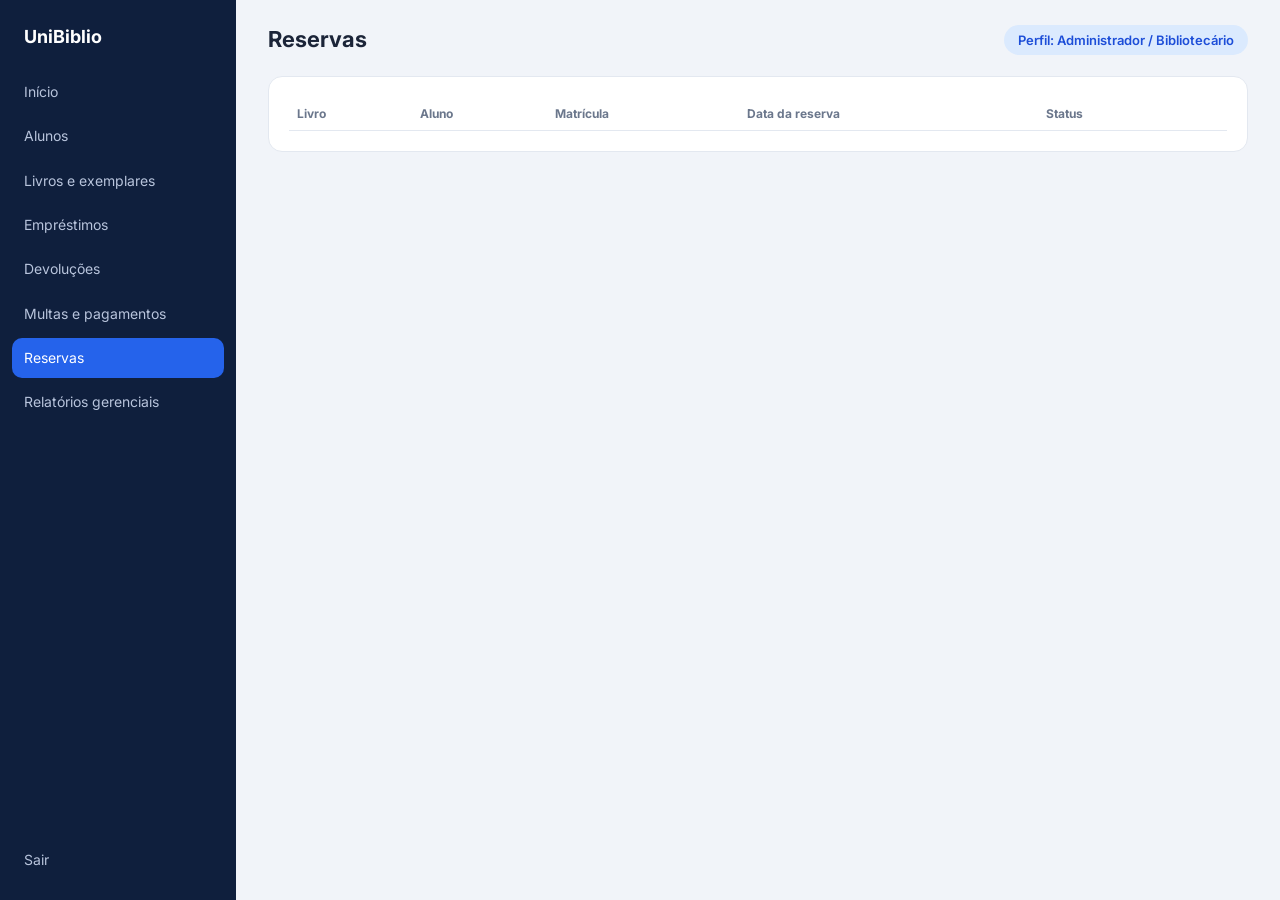
<file: unibiblio/bibliosys-limpo/reservas.html>
<!DOCTYPE html>
<html lang="pt-BR">
<head>
<meta charset="utf-8">
<title>Reservas - UniBiblio</title>
<meta name="viewport" content="width=device-width, initial-scale=1">
<link href="https://fonts.googleapis.com/css2?family=Inter:wght@400;500;600;700&display=swap" rel="stylesheet">
<link rel="stylesheet" href="style.css">
</head>
<body>
<div class="app">
  <nav class="side">
    <div class="brand">UniBiblio</div>
    <a href="inicio.html">Início</a>
    <a href="alunos.html">Alunos</a>
    <a href="livros.html">Livros e exemplares</a>
    <a href="emprestimos.html">Empréstimos</a>
    <a href="devolucoes.html">Devoluções</a>
    <a href="multas.html">Multas e pagamentos</a>
    <a href="reservas.html" class="on">Reservas</a>
    <a href="relatorios.html">Relatórios gerenciais</a>
    <a class="out" href="index.html">Sair</a>
  </nav>
  <main class="main">
    <div class="top"><h1>Reservas</h1><span class="role">Perfil: Administrador / Bibliotecário</span></div>
    <div class="card">
  <div class="tw"><table id="rl">
    <thead><tr><th>Livro</th><th>Aluno</th><th>Matrícula</th><th>Data da reserva</th><th>Status</th><th></th></tr></thead>
    <tbody>
      <!-- registros inseridos a partir do banco de dados -->
    </tbody>
  </table></div>
    </div>
  </main>
</div>
<script src="script.js"></script>
</body>
</html>
</file>
<file: unibiblio/bibliosys-limpo/style.css>
:root {
  --bg: #f1f4f9;
  --card: #fff;
  --text: #1b2438;
  --muted: #6b778c;
  --border: #e3e8f0;
  --primary: #2563eb;
  --navy: #0f1f3d;

  --green: #15803d;   --green-bg: #dcfce7;
  --yellow: #a16207;  --yellow-bg: #fef3c7;
  --red: #dc2626;     --red-bg: #fee2e2;
  --blue: #1d4ed8;    --blue-bg: #dbeafe;

  --safe-top: env(safe-area-inset-top, 0px);
  --safe-bottom: env(safe-area-inset-bottom, 0px);

  box-sizing: border-box;
  padding-top: var(--safe-top);
  padding-bottom: var(--safe-bottom);
}

:root[data-theme=light] { color-scheme: light; }

/* tema escuro: segue o sistema, a não ser que o usuário force o claro */
@media (prefers-color-scheme: dark) {
  :root:not([data-theme=light]) {
    color-scheme: dark;
    --bg: #0b1220; --card: #131c2e; --text: #e6ebf5; --muted: #93a0b8;
    --border: #25324a; --navy: #070d19;
    --green: #4ade80; --yellow: #fbbf24; --red: #f87171; --blue: #93c5fd;
    --green-bg: #12351f; --yellow-bg: #3a2e0a; --red-bg: #401616; --blue-bg: #14284f;
  }
}

/* mesmo tema escuro, mas forçado pelo botão */
:root[data-theme=dark] {
  color-scheme: dark;
  --bg: #0b1220; --card: #131c2e; --text: #e6ebf5; --muted: #93a0b8;
  --border: #25324a; --navy: #070d19;
  --green: #4ade80; --yellow: #fbbf24; --red: #f87171; --blue: #93c5fd;
  --green-bg: #12351f; --yellow-bg: #3a2e0a; --red-bg: #401616; --blue-bg: #14284f;
}

*, *::before, *::after { box-sizing: border-box; }

html { scroll-padding-top: var(--safe-top); }

body {
  margin: 0;
  font: 14px/1.45 Inter, system-ui, sans-serif;
  background: var(--bg);
  color: var(--text);
}

a { text-decoration: none; }
h1 { font-size: 22px; margin: 0; }
h2 { margin: 0 0 12px; }
h3 { margin: 0 0 12px; font-size: 16px; }
.mu { color: var(--muted); }


/* ---------- layout ---------- */

/* desconta o padding do :root pra não aparecer barra de rolagem à toa */
.app, .lg { min-height: calc(100vh - var(--safe-top) - var(--safe-bottom)); }
.app { display: flex; }

.side {
  flex: 0 0 236px;
  background: var(--navy);
  padding: 20px 12px;
  display: flex;
  flex-direction: column;
  gap: 4px;
}

.brand { color: #fff; font-weight: 700; font-size: 18px; padding: 4px 12px 18px; }

.side a { color: #b8c4dc; padding: 10px 12px; border-radius: 10px; cursor: pointer; }
.side a:hover { background: #ffffff14; }
.side a.on { background: var(--primary); color: #fff; }
.side .out { margin-top: auto; }

.main { flex: 1; min-width: 0; padding: 24px 32px; }

.top {
  display: flex;
  justify-content: space-between;
  align-items: center;
  gap: 12px;
  flex-wrap: wrap;
  margin-bottom: 20px;
}

.role {
  background: var(--blue-bg);
  color: var(--blue);
  padding: 6px 14px;
  border-radius: 99px;
  font-weight: 600;
  font-size: 13px;
}

.card {
  background: var(--card);
  border: 1px solid var(--border);
  border-radius: 14px;
  padding: 20px;
  margin-bottom: 16px;
}

.g2 { display: grid; grid-template-columns: 1fr 1fr; gap: 16px; }
.g3 { display: grid; grid-template-columns: repeat(3, 1fr); gap: 16px; }
.g5 { display: grid; grid-template-columns: repeat(5, 1fr); gap: 16px; margin-bottom: 16px; }

.kpi { cursor: pointer; display: flex; flex-direction: column; gap: 6px; color: var(--muted); }
.kpi b { font-size: 26px; color: var(--text); }


/* ---------- botões ---------- */

.btn {
  background: var(--primary);
  color: #fff;
  border: 0;
  border-radius: 10px;
  padding: 10px 16px;
  font: 600 13px Inter, system-ui, sans-serif;
  cursor: pointer;
}
.btn:hover:not(:disabled) { filter: brightness(1.08); }
.btn:disabled { opacity: .45; cursor: not-allowed; }
.btn.s { background: var(--bg); color: var(--text); border: 1px solid var(--border); }
.btn.d { background: var(--red-bg); color: var(--red); }
.btn.sm { padding: 6px 10px; }
a.btn { display: inline-block; }


/* ---------- formulários ---------- */

input, select {
  width: 100%;
  padding: 10px 12px;
  border: 1px solid var(--border);
  border-radius: 10px;
  background: var(--card);
  color: var(--text);
  font: inherit;
}

input::placeholder { color: var(--muted); opacity: .8; }

input:disabled {
  background: var(--bg);
  color: var(--text);
  -webkit-text-fill-color: var(--text); /* sem isso o Safari deixa o texto apagado */
  opacity: .75;
  cursor: not-allowed;
}

label {
  display: block;
  font-size: 12px;
  font-weight: 600;
  color: var(--muted);
  margin: 12px 0 4px;
}

.row { display: flex; gap: 10px; align-items: flex-end; }
.row > * { flex: 1; }
.row > button { flex: 0 0 auto; }

.bar { display: flex; gap: 12px; margin-bottom: 16px; }
.bar .btn { flex: 0 0 auto; white-space: nowrap; }

/* foco visível pra quem navega no teclado */
.btn:focus-visible, input:focus-visible, select:focus-visible,
.side a:focus-visible, .lc a:focus-visible {
  outline: 2px solid var(--primary);
  outline-offset: 2px;
}


/* ---------- tabelas ---------- */

table { width: 100%; border-collapse: collapse; }

th {
  text-align: left;
  font-size: 12px;
  color: var(--muted);
  padding: 8px;
  border-bottom: 1px solid var(--border);
  white-space: nowrap;
}

td { padding: 10px 8px; border-bottom: 1px solid var(--border); }

.tw { overflow-x: auto; }
.ac { white-space: nowrap; }
.ac .btn { margin-right: 4px; }


/* ---------- badges e extras ---------- */

.b { padding: 3px 10px; border-radius: 99px; font-size: 12px; font-weight: 600; white-space: nowrap; }
.b.g  { background: var(--green-bg);  color: var(--green); }
.b.y  { background: var(--yellow-bg); color: var(--yellow); }
.b.r  { background: var(--red-bg);    color: var(--red); }
.b.bl { background: var(--blue-bg);   color: var(--blue); }

.al { padding: 10px 0; border-bottom: 1px solid var(--border); cursor: pointer; }
.mini { background: var(--bg); border-radius: 10px; padding: 10px 12px; margin-top: 8px; }
.blk { background: var(--red-bg); color: var(--red); padding: 12px; border-radius: 10px; font-weight: 600; margin: 12px 0; }
.vr { padding: 6px 0; }
.qa { display: flex; flex-wrap: wrap; gap: 8px; }


/* ---------- login ---------- */

.lg { display: grid; grid-template-columns: 1fr 1fr; }

.hero {
  background: var(--navy);
  color: #fff;
  display: flex;
  flex-direction: column;
  justify-content: center;
  padding: 60px;
}
.hero h1 { font-size: 44px; }

.lc { display: flex; align-items: center; justify-content: center; padding: 24px; }
.lc .card { width: 100%; max-width: 400px; }
.lc .go { width: 100%; margin: 16px 0 8px; }
.lc a { color: var(--primary); cursor: pointer; }
.lc a.btn.s { color: var(--text); }


/* ---------- responsivo ---------- */

@media (max-width: 1100px) {
  .g5 { grid-template-columns: repeat(3, 1fr); }
}

@media (max-width: 820px) {
  .app, .lg { display: block; min-height: 0; }

  .side { flex-direction: row; flex-wrap: wrap; }
  .side .out { margin: 0; }

  .main { padding: 16px; }
  .g2, .g3, .g5 { grid-template-columns: 1fr; }

  .row { flex-wrap: wrap; }
  .row > * { flex: 1 1 140px; }
  .bar { flex-wrap: wrap; }

  .hero { padding: 32px; }
  .hero h1 { font-size: 32px; }
}
</file>
